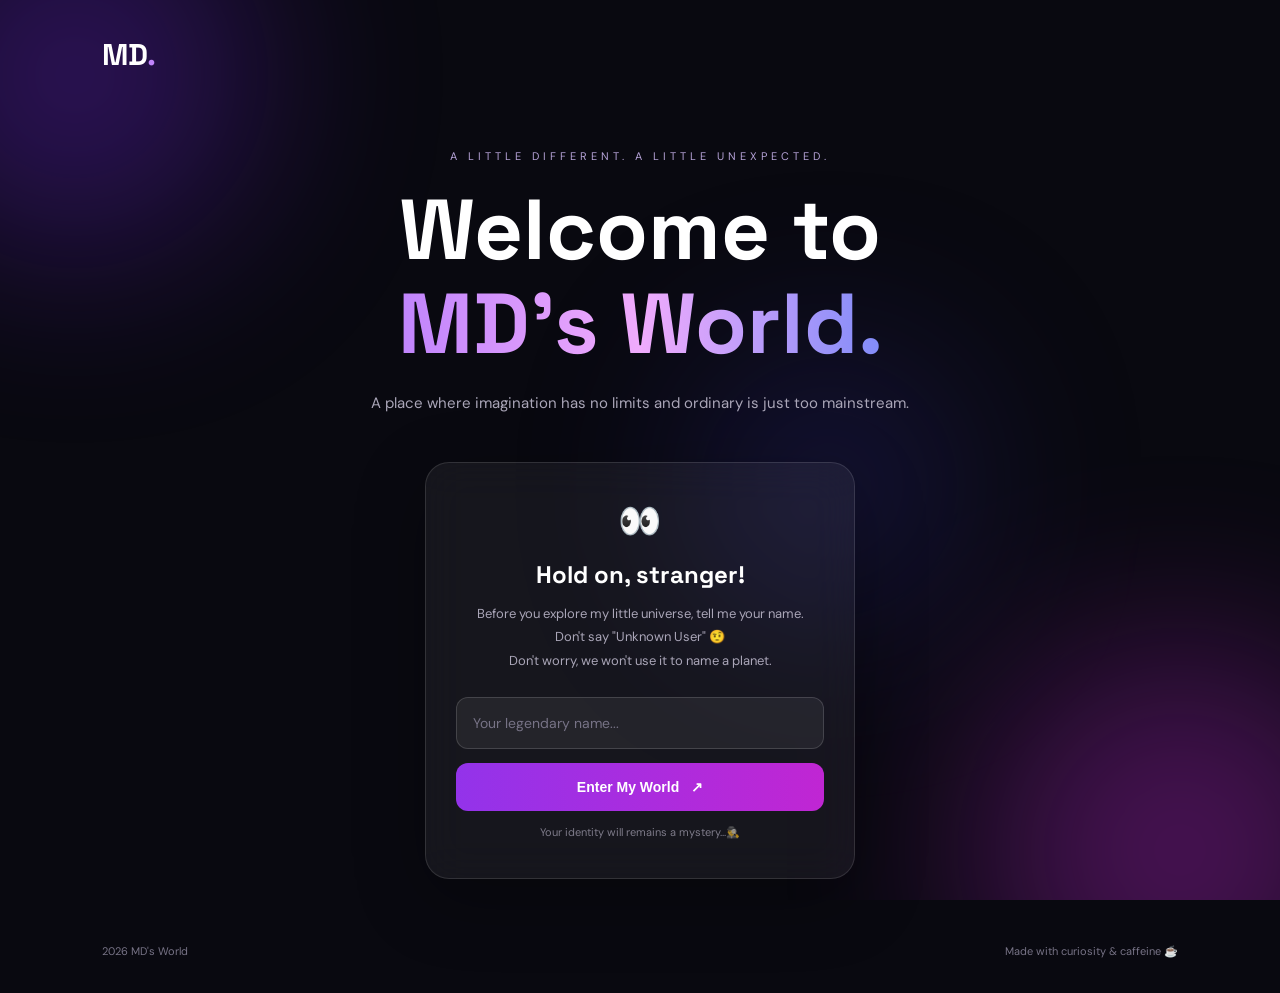
<file: index.html>
<!DOCTYPE html>
<html lang="en">
<head>
    <meta charset="UTF-8">
    <meta name="viewport" content="width=device-width, initial-scale=1.0">
    <title>MD's World</title>
    <link rel="stylesheet" href="style.css">
</head>
<body>

    <div class="background">
        <div class="orb orb1"></div>
        <div class="orb orb2"></div>
        <div class="orb orb3"></div>
    </div>

    <main class="container">

        <div class="logo">MD<span>.</span></div>

        <p class="top-text">A LITTLE DIFFERENT. A LITTLE UNEXPECTED.</p>

        <h1>
            Welcome to<br>
            <span>MD's World.</span>
        </h1>

        <p class="subtitle">
            A place where imagination has no limits
            and ordinary is just too mainstream.
        </p>

        <div class="welcome-card" id="welcomeCard">

            <div class="emoji">👀</div>

            <h2>Hold on, stranger!</h2>

            <p>
                Before you explore my little universe,
                tell me your name.
                <br>
                Don't say "Unknown User" 🤨
                <br>
                Don't worry, we won't use it to
                name a planet.
            </p>

            <form id="nameForm">
                <input
                    type="text"
                    id="username"
                    placeholder="Your legendary name..."
                    maxlength="30"
                    autocomplete="given-name"
                    required
                >

                <button type="submit">
                    Enter My World <span>↗</span>
                </button>
            </form>

            <p class="small-text">
                Your identity will remains a mystery...🕵️‍♂️
            </p>

        </div>

        <div class="greeting" id="greeting">
            <div class="emoji">🎉</div>
            <h2 id="greetingTitle"></h2>
            <p>You've officially entered MD's World.</p>
            <button onclick="location.reload()">
                Explore Again ↗
            </button>
        </div>

        <footer>
            <span>2026 MD's World</span>
            <span>Made with curiosity & caffeine ☕</span>
        </footer>

    </main>

    <script src="script.js"></script>
</body>
</html>
</file>
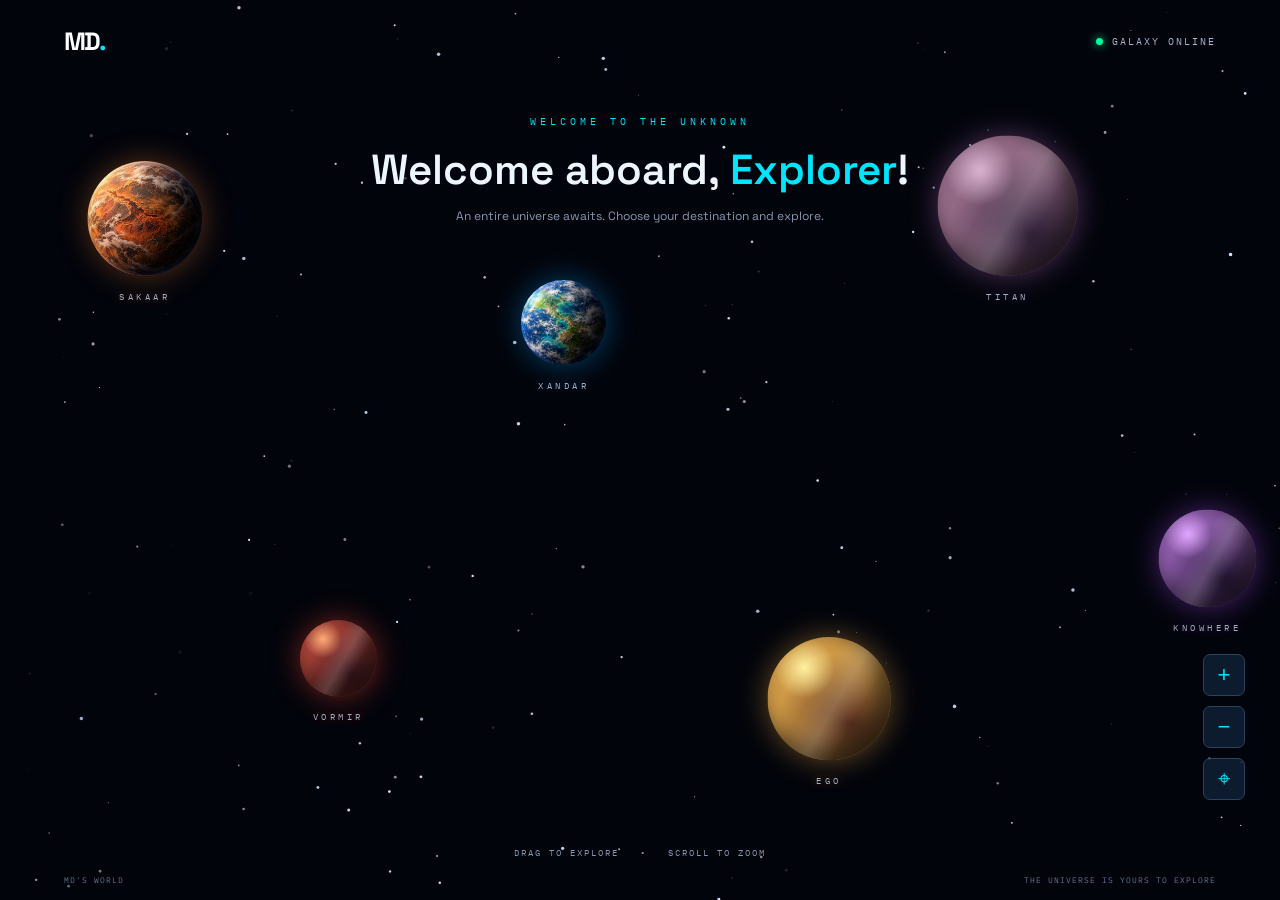
<file: galaxy.html>
<!DOCTYPE html>
<html lang="en">

<head>
    <meta charset="UTF-8">
    <meta name="viewport" content="width=device-width, initial-scale=1.0">

    <meta name="theme-color" content="#02040b">

    <title>MD's World | Galaxy Explorer</title>

    <!-- Google Fonts -->
    <link rel="preconnect" href="https://fonts.googleapis.com">
    <link rel="preconnect" href="https://fonts.gstatic.com" crossorigin>

    <link href="https://fonts.googleapis.com/css2?family=Space+Grotesk:wght@400;500;600;700&family=IBM+Plex+Mono:wght@400;500&display=swap"
        rel="stylesheet">

    <!-- Galaxy Stylesheet -->
    <link rel="stylesheet" href="galaxy.css">
</head>

<body>




    <!-- =================================
         ANIMATED STARFIELD
    ================================== -->

    <canvas id="starCanvas"></canvas>


    <!-- =================================
         MAIN NAVIGATION
    ================================== -->

    <header class="topbar">

        <div class="logo">
            MD<span>.</span>
        </div>

        <div class="system-status">
            <span class="status-dot"></span>
            GALAXY ONLINE
        </div>

    </header>


    <!-- =================================
         INTRODUCTION
    ================================== -->

    <section class="intro">

        <p class="eyebrow">
            WELCOME TO THE UNKNOWN
        </p>

        <h1>
            Welcome aboard,
            <span id="visitorName">Explorer</span>!
        </h1>

        <p>
            An entire universe awaits.
            Choose your destination and explore.
        </p>

    </section>


    <!-- =================================
         GALAXY VIEWPORT
    ================================== -->

    <main class="galaxy-viewport" id="viewport">

        <div class="galaxy-world" id="galaxyWorld">


            <!-- PLANET 1 : SAKAAR -->

            <button class="planet sakaar"
                data-name="Sakaar"
                data-description="A chaotic world full of unexpected adventures."
                data-destination="sakaar.html">

                <span class="planet-sphere"></span>

                <span class="planet-label">
                    SAKAAR
                </span>

            </button>


            <!-- PLANET 2 : XANDAR -->

            <button class="planet xandar"
                data-name="Xandar"
                data-description="Discover the home of the Nova Corps."
                data-destination="xandar.html">

                <span class="planet-sphere"></span>

                <span class="planet-label">
                    XANDAR
                </span>

            </button>


            <!-- PLANET 3 : TITAN -->

            <button class="planet titan"
                data-name="Titan"
                data-description="A mysterious world of cosmic history."
                data-destination="titan.html">

                <span class="planet-sphere"></span>

                <span class="planet-label">
                    TITAN
                </span>

            </button>


            <!-- PLANET 4 : VORMIR -->

            <button class="planet vormir"
                data-name="Vormir"
                data-description="A distant and mysterious destination."
                data-destination="vormir.html">

                <span class="planet-sphere"></span>

                <span class="planet-label">
                    VORMIR
                </span>

            </button>


            <!-- PLANET 5 : EGO -->

            <button class="planet ego"
                data-name="Ego"
                data-description="A celestial mystery awaits discovery."
                data-destination="ego.html">

                <span class="planet-sphere"></span>

                <span class="planet-label">
                    EGO
                </span>

            </button>


            <!-- PLANET 6 : KNOWHERE -->

            <button class="planet knowhere"
                data-name="Knowhere"
                data-description="A remarkable destination at the edge of the galaxy."
                data-destination="knowhere.html">

                <span class="planet-sphere"></span>

                <span class="planet-label">
                    KNOWHERE
                </span>

            </button>


        </div>

    </main>


    <!-- =================================
         PLANET INFORMATION PANEL
    ================================== -->

    <div class="planet-panel" id="planetPanel">

        <button class="close-panel" id="closePanel">
            ×
        </button>

        <p class="eyebrow">
            DESTINATION IDENTIFIED
        </p>

        <h2 id="panelName">
            Planet Name
        </h2>

        <p id="panelDescription"></p>

        <button class="explore-btn" id="exploreBtn">
            EXPLORE DESTINATION ↗
        </button>

    </div>


    <!-- =================================
         GALAXY CONTROLS
    ================================== -->

    <div class="controls">

        <button id="zoomIn" aria-label="Zoom in">
            +
        </button>

        <button id="zoomOut" aria-label="Zoom out">
            −
        </button>

        <button id="resetView" aria-label="Reset galaxy view">
            ⌖
        </button>

    </div>


    <!-- =================================
         INSTRUCTIONS
    ================================== -->

    <div class="instruction">

        DRAG TO EXPLORE
        &nbsp; • &nbsp;
        SCROLL TO ZOOM

    </div>


    <!-- =================================
         FOOTER
    ================================== -->

    <footer>

        <span>MD'S WORLD</span>

        <span>
            THE UNIVERSE IS YOURS TO EXPLORE
        </span>

    </footer>


    <!-- =================================
         GALAXY JAVASCRIPT
    ================================== -->

    <script src="galaxy.js"></script>

</body>

</html>
</file>
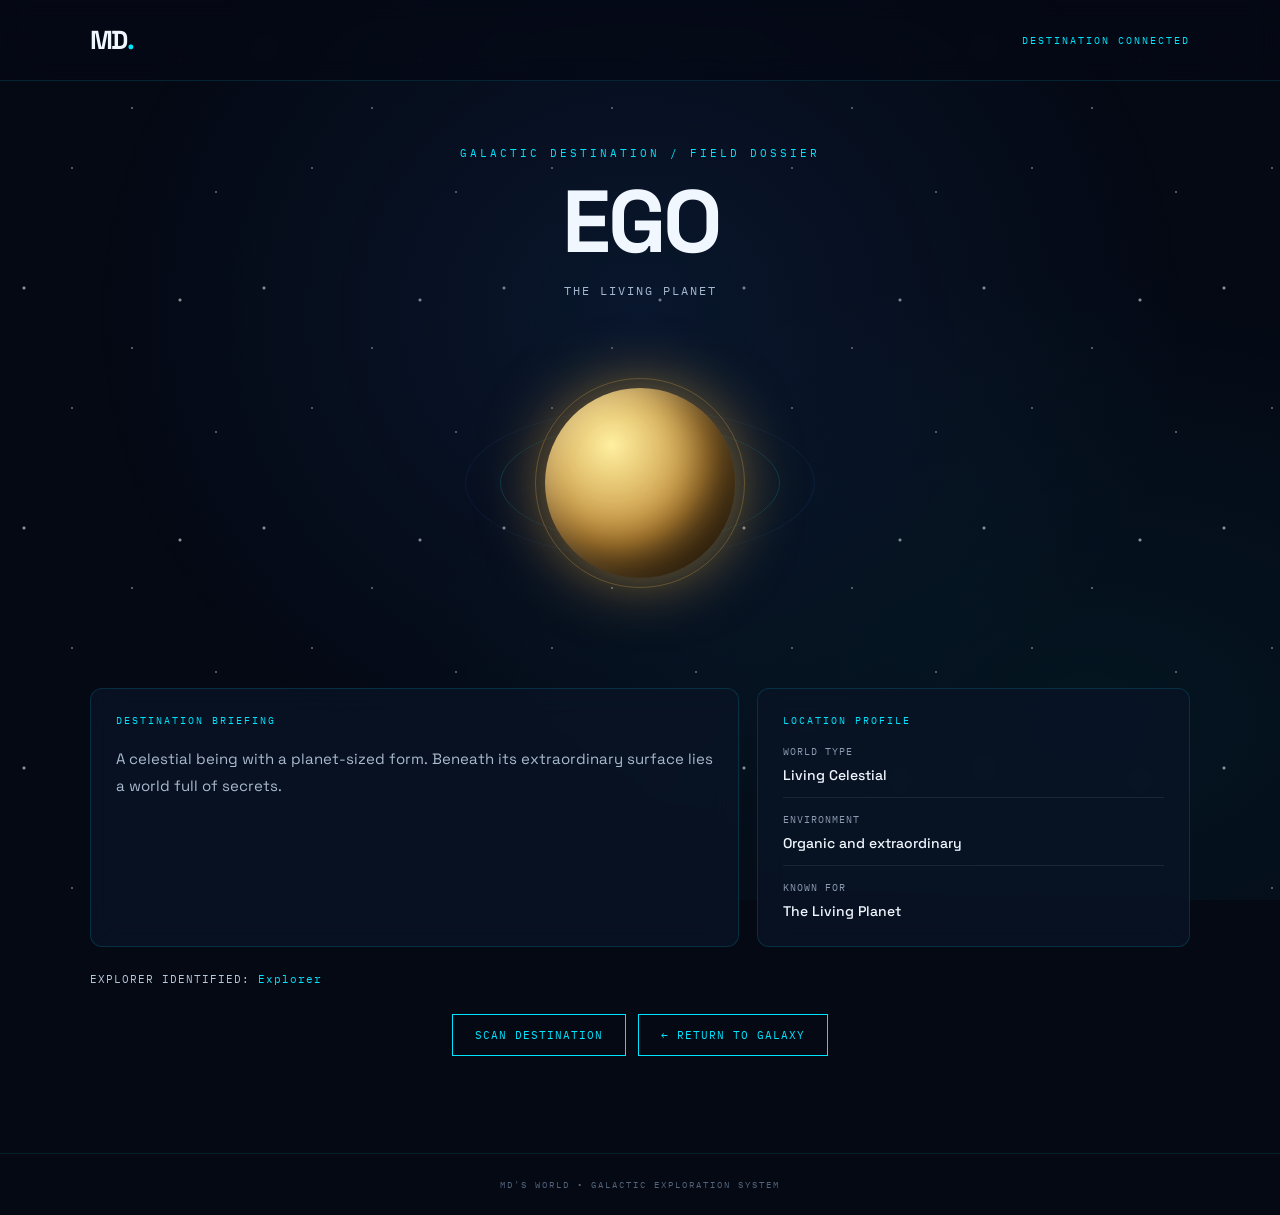
<file: planets/ego.html>
<!DOCTYPE html>
<html lang="en">

<head>
    <meta charset="UTF-8">

    <meta
        name="viewport"
        content="width=device-width, initial-scale=1.0"
    >

    <title>Sakaar | MD's World</title>

    <link rel="stylesheet" href="planet.css">
</head>

<body data-planet="ego">

    <header>
        <div class="logo">
            MD<span>.</span>
        </div>

        <div class="status">
            DESTINATION CONNECTED
        </div>
    </header>

    <main>

        <section class="hero">

            <p class="eyebrow">
                GALACTIC DESTINATION / FIELD DOSSIER
            </p>

            <h1 id="planetName">
                Loading...
            </h1>

            <p class="subtitle" id="planetSubtitle"></p>

        </section>

        <section class="visual-stage">

            <div class="orbit"></div>

            <div class="orbit second"></div>

            <div
                class="planet-orb"
                id="planetOrb"
            ></div>

        </section>

        <section class="briefing-grid">

            <div class="panel">

                <p class="panel-label">
                    DESTINATION BRIEFING
                </p>

                <p
                    class="description"
                    id="planetDescription"
                ></p>

            </div>

            <div class="panel">

                <p class="panel-label">
                    LOCATION PROFILE
                </p>

                <div class="profile-list">

                    <div class="profile-item">
                        <span>WORLD TYPE</span>
                        <strong id="planetType"></strong>
                    </div>

                    <div class="profile-item">
                        <span>ENVIRONMENT</span>
                        <strong id="planetEnvironment"></strong>
                    </div>

                    <div class="profile-item">
                        <span>KNOWN FOR</span>
                        <strong id="planetKnownFor"></strong>
                    </div>

                </div>

            </div>

        </section>

        <p class="explorer">
            EXPLORER IDENTIFIED:
            <span id="visitorName">Explorer</span>
        </p>

        <div class="actions">

            <button
                class="action-btn"
                id="scanButton"
            >
                SCAN DESTINATION
            </button>

            <button
                class="action-btn"
                id="backToGalaxy"
            >
                ← RETURN TO GALAXY
            </button>

        </div>

        <p
            class="scan-result"
            id="scanResult"
            aria-live="polite"
        ></p>

    </main>

    <footer>
        MD'S WORLD • GALACTIC EXPLORATION SYSTEM
    </footer>

    <script src="planet.js"></script>

</body>
</html>
</file>
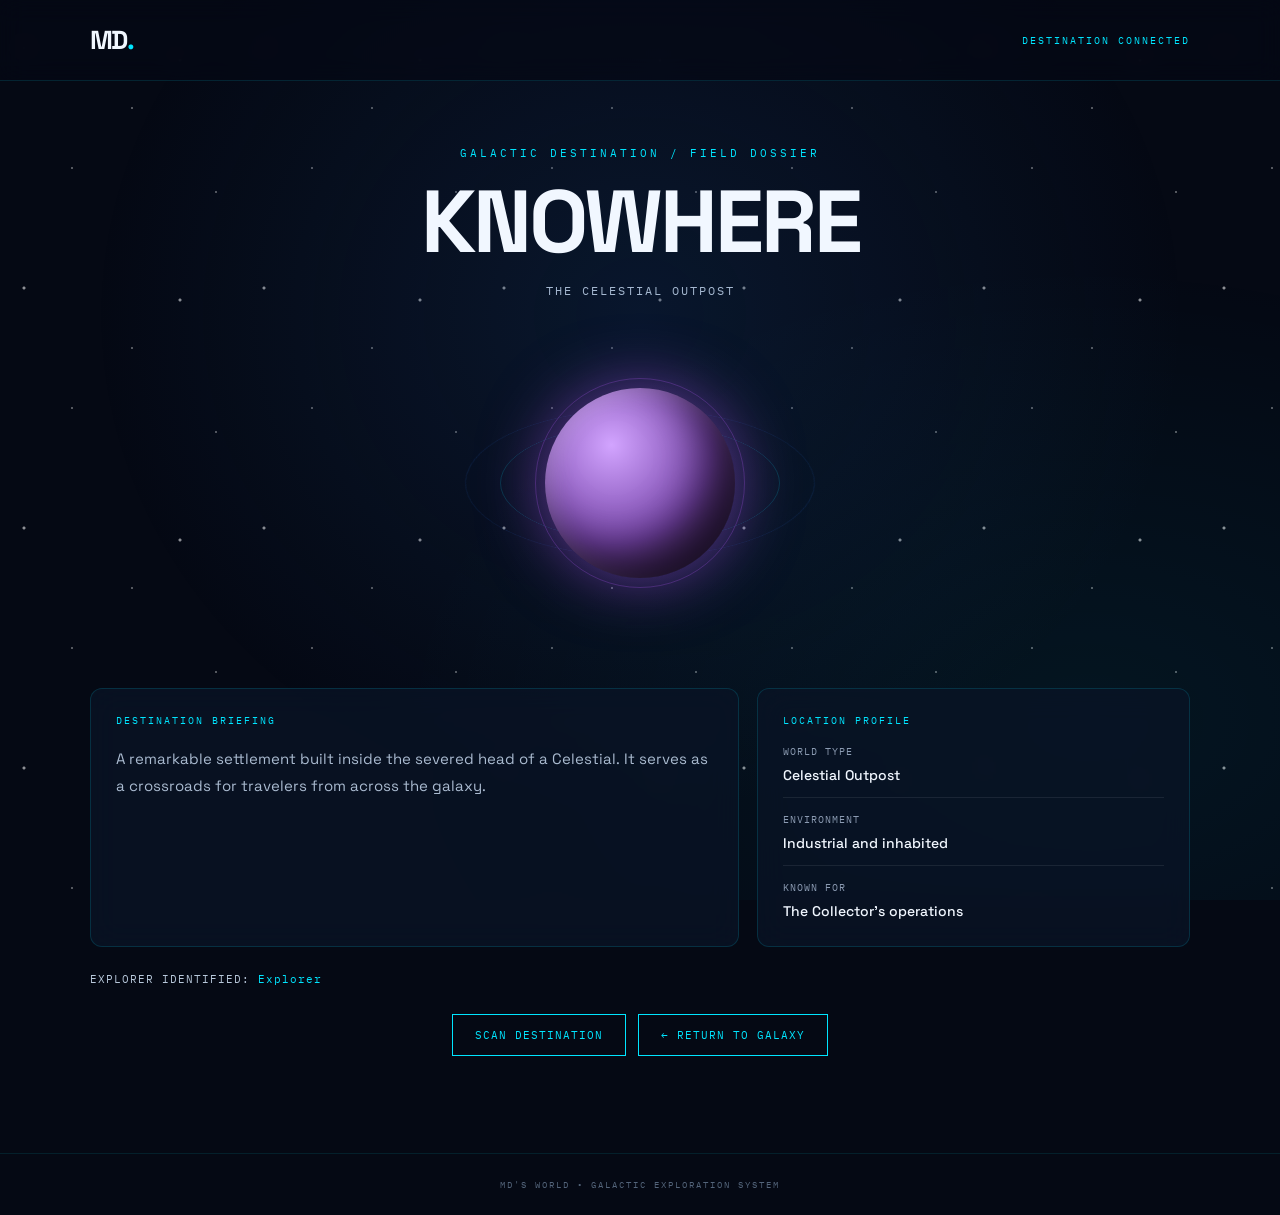
<file: planets/knowhere.html>
<!DOCTYPE html>
<html lang="en">

<head>
    <meta charset="UTF-8">

    <meta
        name="viewport"
        content="width=device-width, initial-scale=1.0"
    >

    <title>Sakaar | MD's World</title>

    <link rel="stylesheet" href="planet.css">
</head>

<body data-planet="knowhere">

    <header>
        <div class="logo">
            MD<span>.</span>
        </div>

        <div class="status">
            DESTINATION CONNECTED
        </div>
    </header>

    <main>

        <section class="hero">

            <p class="eyebrow">
                GALACTIC DESTINATION / FIELD DOSSIER
            </p>

            <h1 id="planetName">
                Loading...
            </h1>

            <p class="subtitle" id="planetSubtitle"></p>

        </section>

        <section class="visual-stage">

            <div class="orbit"></div>

            <div class="orbit second"></div>

            <div
                class="planet-orb"
                id="planetOrb"
            ></div>

        </section>

        <section class="briefing-grid">

            <div class="panel">

                <p class="panel-label">
                    DESTINATION BRIEFING
                </p>

                <p
                    class="description"
                    id="planetDescription"
                ></p>

            </div>

            <div class="panel">

                <p class="panel-label">
                    LOCATION PROFILE
                </p>

                <div class="profile-list">

                    <div class="profile-item">
                        <span>WORLD TYPE</span>
                        <strong id="planetType"></strong>
                    </div>

                    <div class="profile-item">
                        <span>ENVIRONMENT</span>
                        <strong id="planetEnvironment"></strong>
                    </div>

                    <div class="profile-item">
                        <span>KNOWN FOR</span>
                        <strong id="planetKnownFor"></strong>
                    </div>

                </div>

            </div>

        </section>

        <p class="explorer">
            EXPLORER IDENTIFIED:
            <span id="visitorName">Explorer</span>
        </p>

        <div class="actions">

            <button
                class="action-btn"
                id="scanButton"
            >
                SCAN DESTINATION
            </button>

            <button
                class="action-btn"
                id="backToGalaxy"
            >
                ← RETURN TO GALAXY
            </button>

        </div>

        <p
            class="scan-result"
            id="scanResult"
            aria-live="polite"
        ></p>

    </main>

    <footer>
        MD'S WORLD • GALACTIC EXPLORATION SYSTEM
    </footer>

    <script src="planet.js"></script>

</body>
</html>
</file>
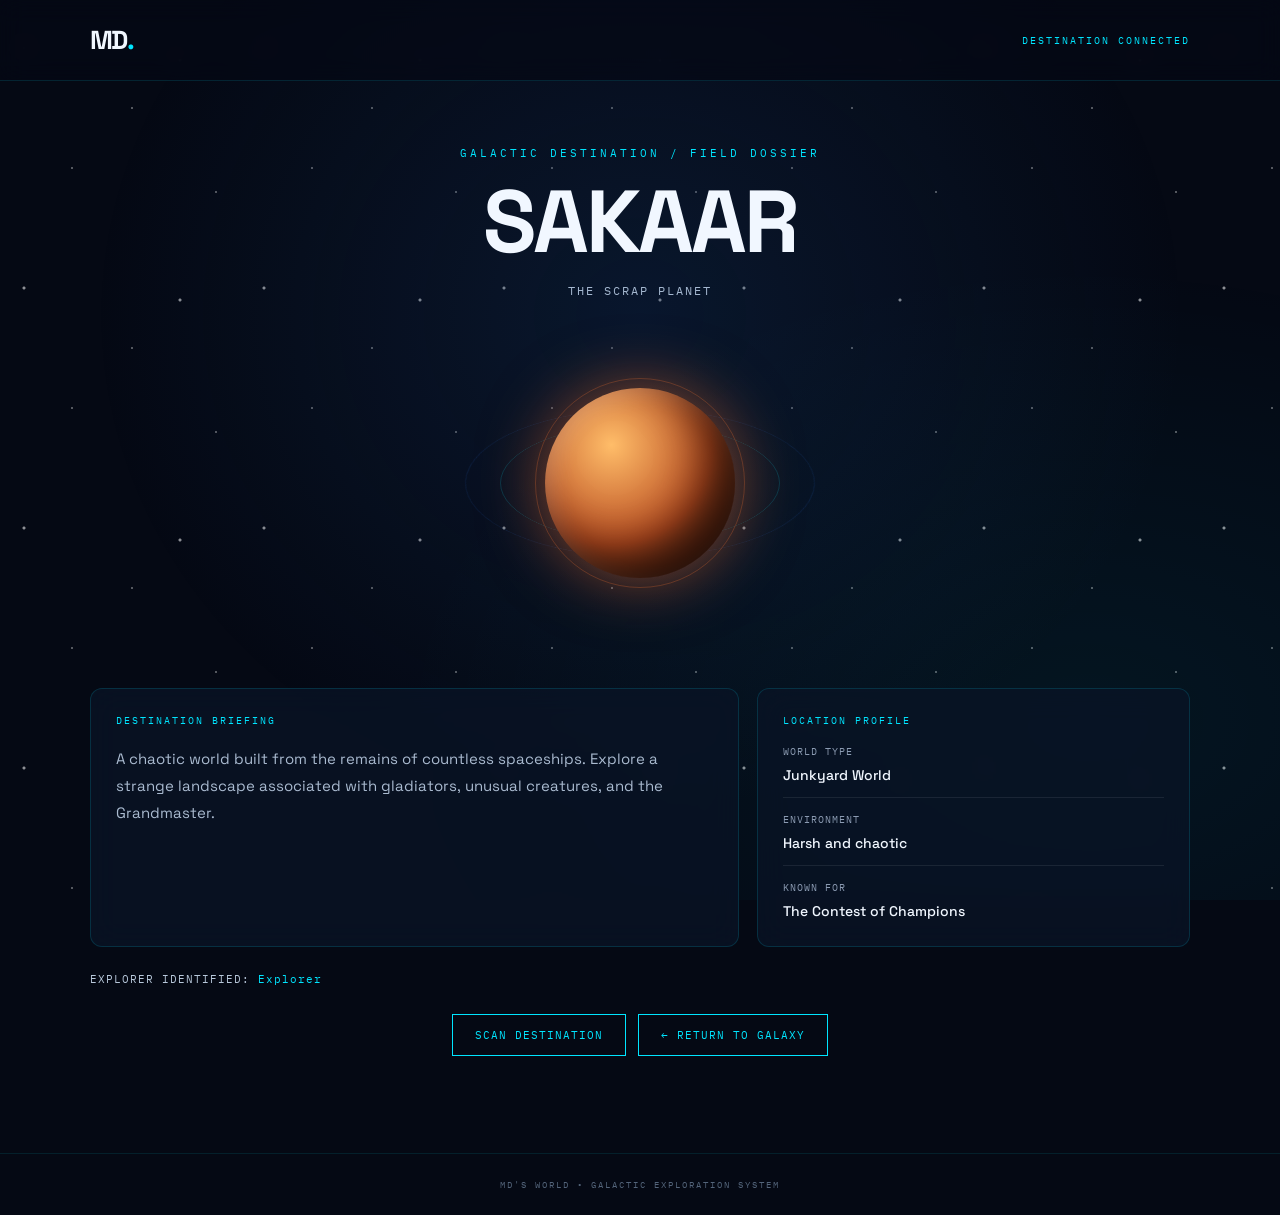
<file: planets/sakaar.html>
<!DOCTYPE html>
<html lang="en">

<head>
    <meta charset="UTF-8">

    <meta
        name="viewport"
        content="width=device-width, initial-scale=1.0"
    >

    <title>Sakaar | MD's World</title>

    <link rel="stylesheet" href="planet.css">
</head>

<body data-planet="sakaar">

    <header>
        <div class="logo">
            MD<span>.</span>
        </div>

        <div class="status">
            DESTINATION CONNECTED
        </div>
    </header>

    <main>

        <section class="hero">

            <p class="eyebrow">
                GALACTIC DESTINATION / FIELD DOSSIER
            </p>

            <h1 id="planetName">
                Loading...
            </h1>

            <p class="subtitle" id="planetSubtitle"></p>

        </section>

        <section class="visual-stage">

            <div class="orbit"></div>

            <div class="orbit second"></div>

            <div
                class="planet-orb"
                id="planetOrb"
            ></div>

        </section>

        <section class="briefing-grid">

            <div class="panel">

                <p class="panel-label">
                    DESTINATION BRIEFING
                </p>

                <p
                    class="description"
                    id="planetDescription"
                ></p>

            </div>

            <div class="panel">

                <p class="panel-label">
                    LOCATION PROFILE
                </p>

                <div class="profile-list">

                    <div class="profile-item">
                        <span>WORLD TYPE</span>
                        <strong id="planetType"></strong>
                    </div>

                    <div class="profile-item">
                        <span>ENVIRONMENT</span>
                        <strong id="planetEnvironment"></strong>
                    </div>

                    <div class="profile-item">
                        <span>KNOWN FOR</span>
                        <strong id="planetKnownFor"></strong>
                    </div>

                </div>

            </div>

        </section>

        <p class="explorer">
            EXPLORER IDENTIFIED:
            <span id="visitorName">Explorer</span>
        </p>

        <div class="actions">

            <button
                class="action-btn"
                id="scanButton"
            >
                SCAN DESTINATION
            </button>

            <button
                class="action-btn"
                id="backToGalaxy"
            >
                ← RETURN TO GALAXY
            </button>

        </div>

        <p
            class="scan-result"
            id="scanResult"
            aria-live="polite"
        ></p>

    </main>

    <footer>
        MD'S WORLD • GALACTIC EXPLORATION SYSTEM
    </footer>

    <script src="planet.js"></script>

</body>
</html>
</file>
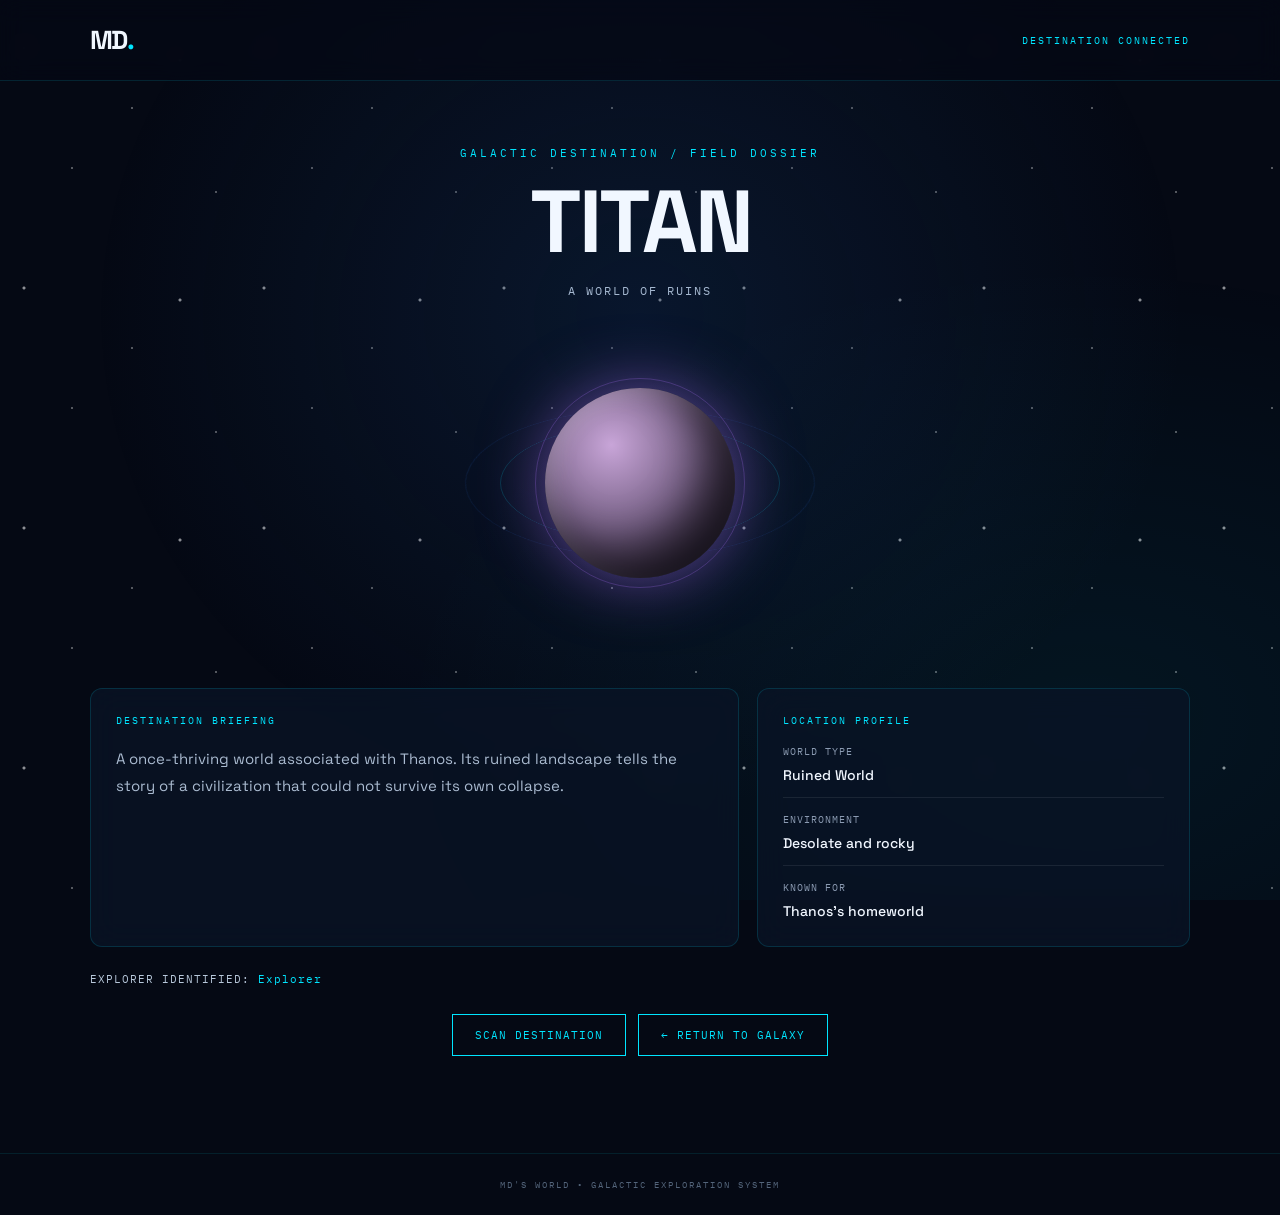
<file: planets/titan.html>
<!DOCTYPE html>
<html lang="en">

<head>
    <meta charset="UTF-8">

    <meta
        name="viewport"
        content="width=device-width, initial-scale=1.0"
    >

    <title>Sakaar | MD's World</title>

    <link rel="stylesheet" href="planet.css">
</head>

<body data-planet="titan">

    <header>
        <div class="logo">
            MD<span>.</span>
        </div>

        <div class="status">
            DESTINATION CONNECTED
        </div>
    </header>

    <main>

        <section class="hero">

            <p class="eyebrow">
                GALACTIC DESTINATION / FIELD DOSSIER
            </p>

            <h1 id="planetName">
                Loading...
            </h1>

            <p class="subtitle" id="planetSubtitle"></p>

        </section>

        <section class="visual-stage">

            <div class="orbit"></div>

            <div class="orbit second"></div>

            <div
                class="planet-orb"
                id="planetOrb"
            ></div>

        </section>

        <section class="briefing-grid">

            <div class="panel">

                <p class="panel-label">
                    DESTINATION BRIEFING
                </p>

                <p
                    class="description"
                    id="planetDescription"
                ></p>

            </div>

            <div class="panel">

                <p class="panel-label">
                    LOCATION PROFILE
                </p>

                <div class="profile-list">

                    <div class="profile-item">
                        <span>WORLD TYPE</span>
                        <strong id="planetType"></strong>
                    </div>

                    <div class="profile-item">
                        <span>ENVIRONMENT</span>
                        <strong id="planetEnvironment"></strong>
                    </div>

                    <div class="profile-item">
                        <span>KNOWN FOR</span>
                        <strong id="planetKnownFor"></strong>
                    </div>

                </div>

            </div>

        </section>

        <p class="explorer">
            EXPLORER IDENTIFIED:
            <span id="visitorName">Explorer</span>
        </p>

        <div class="actions">

            <button
                class="action-btn"
                id="scanButton"
            >
                SCAN DESTINATION
            </button>

            <button
                class="action-btn"
                id="backToGalaxy"
            >
                ← RETURN TO GALAXY
            </button>

        </div>

        <p
            class="scan-result"
            id="scanResult"
            aria-live="polite"
        ></p>

    </main>

    <footer>
        MD'S WORLD • GALACTIC EXPLORATION SYSTEM
    </footer>

    <script src="planet.js"></script>

</body>
</html>
</file>
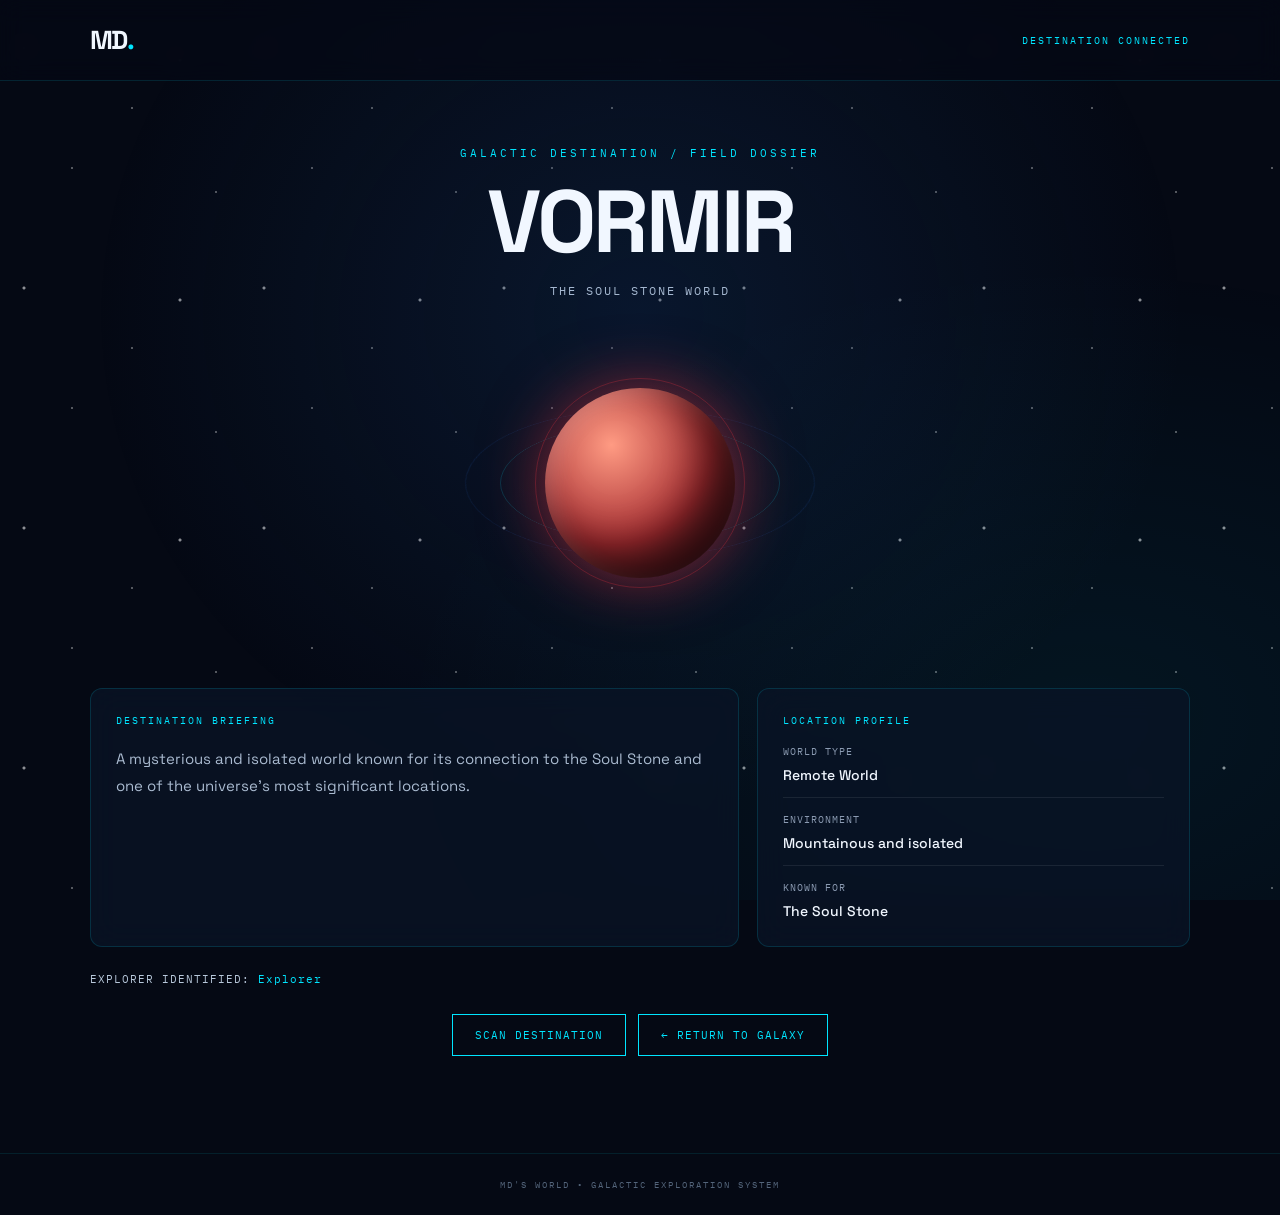
<file: planets/vormir.html>
<!DOCTYPE html>
<html lang="en">

<head>
    <meta charset="UTF-8">

    <meta
        name="viewport"
        content="width=device-width, initial-scale=1.0"
    >

    <title>Sakaar | MD's World</title>

    <link rel="stylesheet" href="planet.css">
</head>

<body data-planet="vormir">

    <header>
        <div class="logo">
            MD<span>.</span>
        </div>

        <div class="status">
            DESTINATION CONNECTED
        </div>
    </header>

    <main>

        <section class="hero">

            <p class="eyebrow">
                GALACTIC DESTINATION / FIELD DOSSIER
            </p>

            <h1 id="planetName">
                Loading...
            </h1>

            <p class="subtitle" id="planetSubtitle"></p>

        </section>

        <section class="visual-stage">

            <div class="orbit"></div>

            <div class="orbit second"></div>

            <div
                class="planet-orb"
                id="planetOrb"
            ></div>

        </section>

        <section class="briefing-grid">

            <div class="panel">

                <p class="panel-label">
                    DESTINATION BRIEFING
                </p>

                <p
                    class="description"
                    id="planetDescription"
                ></p>

            </div>

            <div class="panel">

                <p class="panel-label">
                    LOCATION PROFILE
                </p>

                <div class="profile-list">

                    <div class="profile-item">
                        <span>WORLD TYPE</span>
                        <strong id="planetType"></strong>
                    </div>

                    <div class="profile-item">
                        <span>ENVIRONMENT</span>
                        <strong id="planetEnvironment"></strong>
                    </div>

                    <div class="profile-item">
                        <span>KNOWN FOR</span>
                        <strong id="planetKnownFor"></strong>
                    </div>

                </div>

            </div>

        </section>

        <p class="explorer">
            EXPLORER IDENTIFIED:
            <span id="visitorName">Explorer</span>
        </p>

        <div class="actions">

            <button
                class="action-btn"
                id="scanButton"
            >
                SCAN DESTINATION
            </button>

            <button
                class="action-btn"
                id="backToGalaxy"
            >
                ← RETURN TO GALAXY
            </button>

        </div>

        <p
            class="scan-result"
            id="scanResult"
            aria-live="polite"
        ></p>

    </main>

    <footer>
        MD'S WORLD • GALACTIC EXPLORATION SYSTEM
    </footer>

    <script src="planet.js"></script>

</body>
</html>
</file>
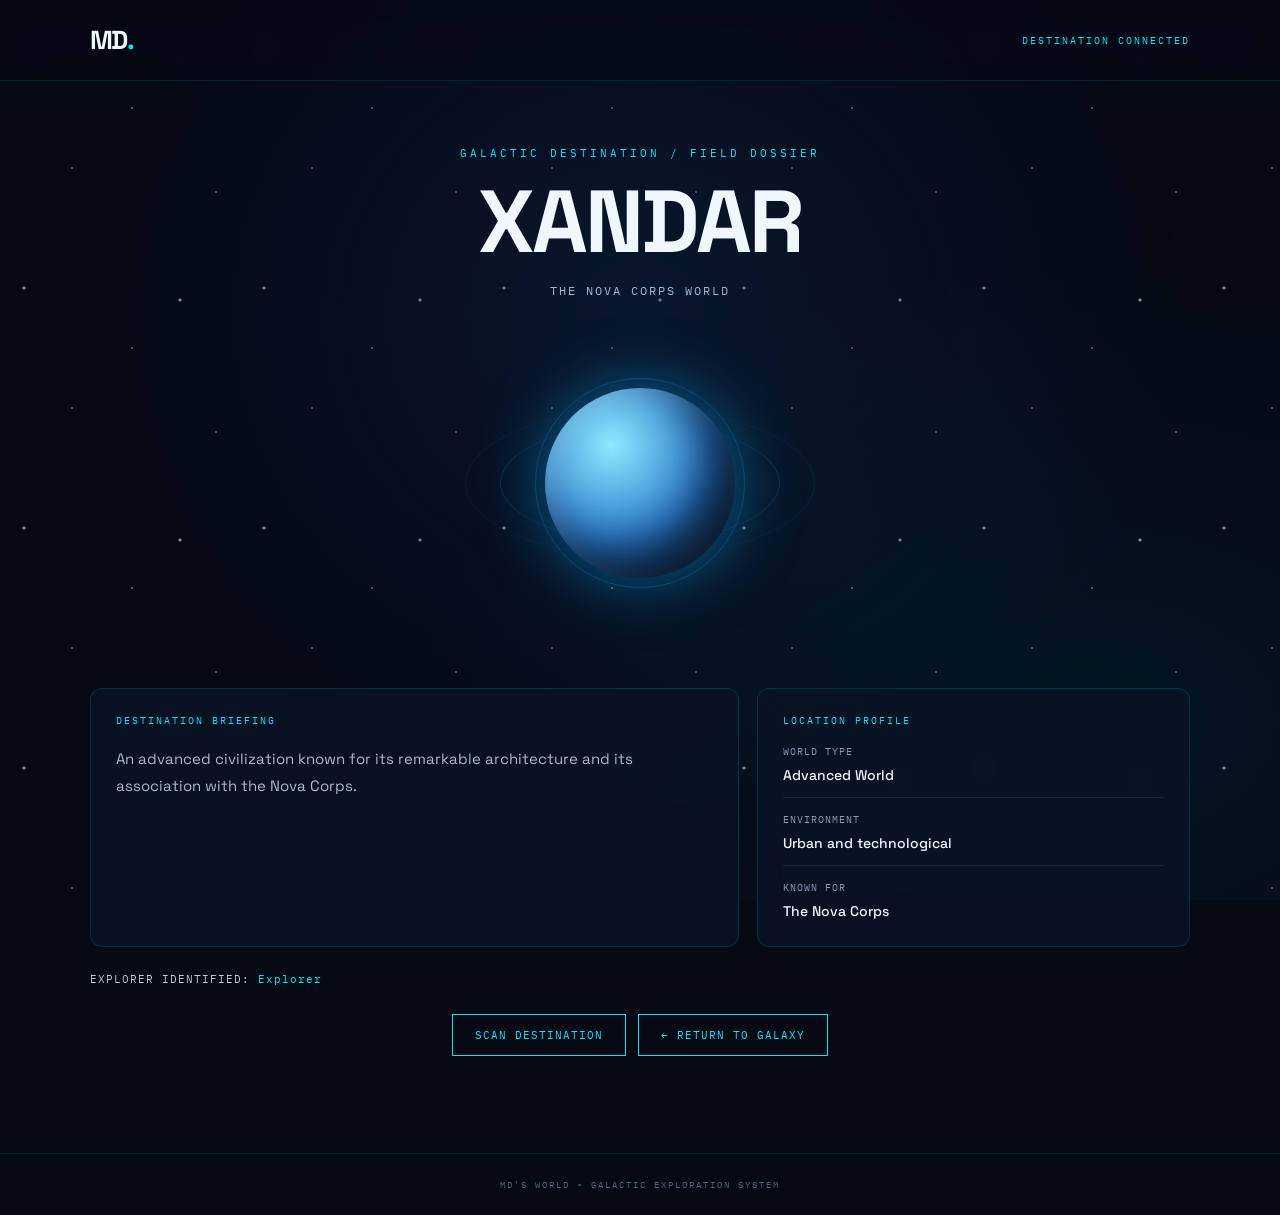
<file: planets/xandar.html>
<!DOCTYPE html>
<html lang="en">

<head>
    <meta charset="UTF-8">

    <meta
        name="viewport"
        content="width=device-width, initial-scale=1.0"
    >

    <title>Sakaar | MD's World</title>

    <link rel="stylesheet" href="planet.css">
</head>

<body data-planet="xandar">

    <header>
        <div class="logo">
            MD<span>.</span>
        </div>

        <div class="status">
            DESTINATION CONNECTED
        </div>
    </header>

    <main>

        <section class="hero">

            <p class="eyebrow">
                GALACTIC DESTINATION / FIELD DOSSIER
            </p>

            <h1 id="planetName">
                Loading...
            </h1>

            <p class="subtitle" id="planetSubtitle"></p>

        </section>

        <section class="visual-stage">

            <div class="orbit"></div>

            <div class="orbit second"></div>

            <div
                class="planet-orb"
                id="planetOrb"
            ></div>

        </section>

        <section class="briefing-grid">

            <div class="panel">

                <p class="panel-label">
                    DESTINATION BRIEFING
                </p>

                <p
                    class="description"
                    id="planetDescription"
                ></p>

            </div>

            <div class="panel">

                <p class="panel-label">
                    LOCATION PROFILE
                </p>

                <div class="profile-list">

                    <div class="profile-item">
                        <span>WORLD TYPE</span>
                        <strong id="planetType"></strong>
                    </div>

                    <div class="profile-item">
                        <span>ENVIRONMENT</span>
                        <strong id="planetEnvironment"></strong>
                    </div>

                    <div class="profile-item">
                        <span>KNOWN FOR</span>
                        <strong id="planetKnownFor"></strong>
                    </div>

                </div>

            </div>

        </section>

        <p class="explorer">
            EXPLORER IDENTIFIED:
            <span id="visitorName">Explorer</span>
        </p>

        <div class="actions">

            <button
                class="action-btn"
                id="scanButton"
            >
                SCAN DESTINATION
            </button>

            <button
                class="action-btn"
                id="backToGalaxy"
            >
                ← RETURN TO GALAXY
            </button>

        </div>

        <p
            class="scan-result"
            id="scanResult"
            aria-live="polite"
        ></p>

    </main>

    <footer>
        MD'S WORLD • GALACTIC EXPLORATION SYSTEM
    </footer>

    <script src="planet.js"></script>

</body>
</html>
</file>
<file: style.css>
@import url('https://fonts.googleapis.com/css2?family=DM+Sans:wght@400;500;600;700&family=Space+Grotesk:wght@400;500;600;700&display=swap');

* {
    margin: 0;
    padding: 0;
    box-sizing: border-box;
}

body {
    min-height: 100vh;
    background: #090910;
    color: white;
    font-family: 'DM Sans', sans-serif;
    overflow-x: hidden;
}

.background {
    position: fixed;
    inset: 0;
    overflow: hidden;
    z-index: -1;
}

.orb {
    position: absolute;
    border-radius: 50%;
    filter: blur(100px);
    opacity: 0.35;
    animation: float 9s ease-in-out infinite alternate;
}

.orb1 {
    width: 350px;
    height: 350px;
    background: #7628e8;
    top: -100px;
    left: -100px;
}

.orb2 {
    width: 400px;
    height: 400px;
    background: #c026d3;
    bottom: -150px;
    right: -100px;
    animation-delay: 2s;
}

.orb3 {
    width: 250px;
    height: 250px;
    background: #3730a3;
    top: 40%;
    left: 55%;
    animation-delay: 4s;
}

@keyframes float {
    from { transform: translate(0, 0); }
    to { transform: translate(70px, 50px); }
}

.container {
    width: 100%;
    min-height: 100vh;
    padding: 35px 8%;
    display: flex;
    flex-direction: column;
    align-items: center;
    text-align: center;
}

.logo {
    font-family: 'Space Grotesk', sans-serif;
    font-size: 30px;
    font-weight: 700;
    align-self: flex-start;
}

.logo span {
    color: #c084fc;
}

.top-text {
    margin-top: 75px;
    font-size: 11px;
    letter-spacing: 4px;
    color: #b6a3d8;
}

h1 {
    margin-top: 20px;
    font-family: 'Space Grotesk', sans-serif;
    font-size: clamp(45px, 8vw, 85px);
    line-height: 1.1;
    font-weight: 700;
}

h1 span {
    background: linear-gradient(90deg, #c084fc, #f0abfc, #818cf8);
    -webkit-background-clip: text;
    color: transparent;
}

.subtitle {
    margin-top: 20px;
    color: #aaa6b8;
    font-size: 15px;
    line-height: 1.8;
}

.welcome-card, .greeting {
    width: min(100%, 430px);
    margin-top: 45px;
    padding: 35px 30px;
    border: 1px solid rgba(255,255,255,0.12);
    border-radius: 24px;
    background: rgba(255,255,255,0.055);
    backdrop-filter: blur(20px);
    box-shadow: 0 20px 70px rgba(0,0,0,0.3);
    animation: appear 1s ease;
}

@keyframes appear {
    from {
        opacity: 0;
        transform: translateY(25px);
    }
    to {
        opacity: 1;
        transform: translateY(0);
    }
}

.emoji {
    font-size: 35px;
    margin-bottom: 15px;
}

.welcome-card h2, .greeting h2 {
    font-family: 'Space Grotesk', sans-serif;
    font-size: 24px;
}

.welcome-card p, .greeting p {
    color: #aaa6b8;
    font-size: 13px;
    line-height: 1.8;
    margin-top: 12px;
}

input {
    width: 100%;
    padding: 16px;
    margin-top: 25px;
    border-radius: 12px;
    outline: none;
    border: 1px solid rgba(255,255,255,0.15);
    background: rgba(255,255,255,0.06);
    color: white;
    font-size: 14px;
    font-family: inherit;
    transition: 0.3s;
}

input:focus {
    border-color: #c084fc;
    box-shadow: 0 0 15px rgba(192,132,252,0.2);
}

input::placeholder {
    color: #777386;
}

button {
    width: 100%;
    margin-top: 14px;
    padding: 16px;
    border: none;
    border-radius: 12px;
    background: linear-gradient(90deg, #9333ea, #c026d3);
    color: white;
    font-size: 14px;
    font-weight: 700;
    cursor: pointer;
    transition: 0.3s;
}

button:hover {
    transform: translateY(-3px);
    box-shadow: 0 8px 25px rgba(192,38,211,0.3);
}

button span {
    margin-left: 8px;
}

.small-text {
    font-size: 11px !important;
    opacity: 0.7;
}

.greeting {
    display: none;
}

footer {
    width: 100%;
    margin-top: auto;
    padding-top: 65px;
    display: flex;
    justify-content: space-between;
    gap: 15px;
    color: #777386;
    font-size: 11px;
}

@media(max-width: 600px) {
    .container {
        padding: 25px 6%;
    }

    .top-text {
        margin-top: 65px;
        letter-spacing: 2px;
        font-size: 9px;
    }

    .welcome-card, .greeting {
        padding: 30px 22px;
        margin-top: 35px;
    }

    footer {
        font-size: 9px;
        padding-top: 50px;
    }
}
</file>
<file: galaxy.css>
/* =================================
   MD'S WORLD - GALAXY EXPLORER
================================= */

:root {
    --bg: #050914;
    --cyan: #00e5ff;
    --blue: #287bff;
    --text: #edf5ff;
    --muted: #8998ad;
}

* {
    margin: 0;
    padding: 0;
    box-sizing: border-box;
}


/* =================================
   BODY & DEEP SPACE BACKGROUND
================================= */

body {
    min-height: 100vh;
    position: relative;

    background: #02040b;

    color: var(--text);
    font-family: 'Space Grotesk', sans-serif;

    overflow: hidden;
}


/* =================================
   ANIMATED STARFIELD
================================= */

#starCanvas {
    position: fixed;
    inset: 0;

    width: 100%;
    height: 100%;

    z-index: 1;
    pointer-events: none;
}


/* =================================
   TOP NAVIGATION
================================= */

.topbar {
    position: relative;
    z-index: 5;

    display: flex;
    align-items: center;
    justify-content: space-between;

    padding: 25px 5%;
}

.logo {
    font-size: 25px;
    font-weight: 700;
    letter-spacing: -2px;
    color: white;
}

.logo span {
    color: var(--cyan);
}

.system-status {
    display: flex;
    align-items: center;
    gap: 9px;

    color: #a5b7ce;

    font-family: 'IBM Plex Mono', monospace;
    font-size: 10px;
    letter-spacing: 2px;
}

.status-dot {
    width: 7px;
    height: 7px;

    background: #00ff9d;
    border-radius: 50%;

    box-shadow: 0 0 10px #00ff9d;
}


/* =================================
   INTRODUCTION
================================= */

.intro {
    position: absolute;
    top: 115px;

    width: 100%;
    text-align: center;

    z-index: 5;
    pointer-events: none;
}

.eyebrow {
    color: var(--cyan);

    font-family: 'IBM Plex Mono', monospace;
    font-size: 10px;
    letter-spacing: 4px;
}

.intro h1 {
    font-size: clamp(25px, 4vw, 42px);
    margin-top: 15px;
    font-weight: 600;
}

.intro h1 span {
    color: var(--cyan);
}

.intro > p:last-child {
    color: var(--muted);
    font-size: 12px;
    margin-top: 12px;
}


/* =================================
   GALAXY VIEWPORT
================================= */

.galaxy-viewport {
    position: absolute;
    inset: 0;

    overflow: hidden;

    z-index: 2;

    cursor: grab;
    touch-action: none;
}

.galaxy-viewport.dragging {
    cursor: grabbing;
}


/* =================================
   GALAXY WORLD
================================= */

.galaxy-world {
    width: 1800px;
    height: 1200px;

    position: absolute;

    left: 50%;
    top: 50%;

    transform: translate(-50%, -50%) scale(1);
    transform-origin: center;

    transition: none;
}


/* =================================
   PLANETS
================================= */

.planet {
    position: absolute;

    border: none;
    background: transparent;

    cursor: pointer;

    display: flex;
    flex-direction: column;
    align-items: center;

    gap: 17px;

    color: white;

    transition: filter 0.3s;

    -webkit-tap-highlight-color: transparent;
}

.planet-sphere {
    display: block;

    width: var(--size);
    height: var(--size);

    border-radius: 50%;

    position: relative;

    background:
        radial-gradient(
            circle at 30% 25%,
            var(--light),
            transparent 24%
        ),
        radial-gradient(
            circle at 65% 70%,
            var(--dark),
            transparent 60%
        ),
        var(--color);

    box-shadow:
        inset -15px -15px 30px rgba(0,0,0,0.7),
        0 0 35px var(--glow);

    animation: planetFloat 5s ease-in-out infinite alternate;
}

.planet-sphere::after {
    content: "";

    position: absolute;
    inset: 0;

    border-radius: 50%;

    background: linear-gradient(
        120deg,
        transparent 40%,
        rgba(255,255,255,0.15),
        transparent 70%
    );
}


/* =================================
   SAKAAR - REALISTIC PLANET
================================= */

.sakaar .planet-sphere {
    background-image:
        linear-gradient(
            110deg,
            rgba(255, 190, 100, 0.08) 0%,
            transparent 35%,
            rgba(0, 0, 0, 0.65) 100%
        ),
        url("./assets/galaxy/planets/sakaar.png");

    background-size:
    100% 100%,
    160% auto;

    background-position:
        center,
        center;
    
    background-repeat: no-repeat;

    overflow: hidden;

    box-shadow:
        inset -18px -12px 28px rgba(0, 0, 0, 0.45),
        0 0 35px rgba(255, 130, 50, 0.35);
}


/* =================================
   XANDAR - REALISTIC PLANET
================================= */

.xandar .planet-sphere {
    background-image:
        linear-gradient(
            110deg,
            rgba(120, 210, 255, 0.08),
            transparent 40%,
            rgba(0, 0, 0, 0.55)
        ),
        url("./assets/galaxy/planets/xandar.png");

    background-size:
        100% 100%,
        160% auto;

    background-position: center, center;
    background-repeat: no-repeat;

    overflow: hidden;

    box-shadow:
        inset -15px -12px 25px rgba(0, 0, 0, 0.4),
        0 0 35px rgba(0, 160, 255, 0.4);
}

.xandar .planet-sphere::after {
    background:
        radial-gradient(
            circle at 25% 22%,
            rgba(200, 240, 255, 0.2),
            transparent 40%
        ),
        linear-gradient(
            110deg,
            transparent 40%,
            rgba(0, 0, 0, 0.55)
        );

    border-radius: 50%;
}


/* Natural atmospheric lighting */

.sakaar .planet-sphere::after {
    background:
        radial-gradient(
            circle at 25% 22%,
            rgba(255, 225, 170, 0.22),
            transparent 38%
        ),
        linear-gradient(
            110deg,
            transparent 35%,
            rgba(0, 0, 0, 0.12) 65%,
            rgba(0, 0, 0, 0.65) 100%
        );

    border-radius: 50%;
}


.planet:hover .planet-sphere {
    box-shadow:
        inset -15px -15px 30px rgba(0,0,0,0.6),
        0 0 65px var(--glow);
}

.planet-label {
    font-family: 'IBM Plex Mono', monospace;

    font-size: 11px;
    letter-spacing: 3px;

    color: #cbd9ed;

    text-shadow: 0 0 10px var(--glow);

    opacity: 0.8;

    transition: 0.3s;
}

.planet:hover .planet-label {
    color: var(--cyan);
    opacity: 1;
}


/* PLANET FLOAT ANIMATION */

@keyframes planetFloat {

    from {
        transform: translateY(-8px);
    }

    to {
        transform: translateY(8px);
    }

}


/* =================================
   PLANET POSITIONS
================================= */

.sakaar {
    --size: 135px;
    --color: #b76b3e;
    --light: #ffcb83;
    --dark: #592a28;
    --glow: rgba(255,130,70,0.45);

    left: 250px;
    top: 260px;
}

.xandar {
    --size: 100px;
    --color: #346ca5;
    --light: #a1e6ff;
    --dark: #142b5a;
    --glow: rgba(0,160,255,0.45);

    left: 760px;
    top: 400px;
}

.titan {
    --size: 165px;
    --color: #956b87;
    --light: #d8b3d0;
    --dark: #302039;
    --glow: rgba(170,100,180,0.45);

    left: 1250px;
    top: 230px;
}

.vormir {
    --size: 90px;
    --color: #a94239;
    --light: #ffac78;
    --dark: #481b24;
    --glow: rgba(255,70,50,0.45);

    left: 500px;
    top: 800px;
}

.ego {
    --size: 145px;
    --color: #d29c48;
    --light: #fff0a0;
    --dark: #5b301e;
    --glow: rgba(255,180,70,0.4);

    left: 1050px;
    top: 820px;
}

.knowhere {
    --size: 115px;
    --color: #8e5caa;
    --light: #e0a7ff;
    --dark: #29183d;
    --glow: rgba(180,80,255,0.4);

    left: 1510px;
    top: 670px;
}


/* =================================
   PLANET INFORMATION PANEL
================================= */

.planet-panel {
    position: absolute;

    z-index: 30;

    bottom: 100px;
    left: 50%;

    transform: translateX(-50%) translateY(20px);

    width: min(90%, 360px);

    padding: 25px;

    background: rgba(10,20,36,0.95);

    border: 1px solid rgba(0,229,255,0.3);
    border-radius: 12px;

    opacity: 0;
    visibility: hidden;

    transition: 0.3s;

    backdrop-filter: blur(15px);
}

.planet-panel.active {
    opacity: 1;
    visibility: visible;

    transform: translateX(-50%) translateY(0);
}

.planet-panel h2 {
    margin-top: 12px;

    color: var(--cyan);
    font-size: 26px;
}

.planet-panel p:not(.eyebrow) {
    margin-top: 10px;

    color: var(--muted);
    font-size: 12px;
    line-height: 1.7;
}


/* CLOSE BUTTON */

.close-panel {
    position: absolute;

    top: 10px;
    right: 15px;

    border: none;
    background: transparent;

    color: white;
    font-size: 23px;

    cursor: pointer;
}


/* EXPLORE BUTTON */

.explore-btn {
    width: 100%;

    margin-top: 20px;
    padding: 13px;

    background: var(--cyan);

    border: none;
    color: #07111c;

    font-weight: 700;

    border-radius: 5px;

    cursor: pointer;
}


/* =================================
   ZOOM CONTROLS
================================= */

.controls {
    position: absolute;

    right: 35px;
    bottom: 100px;

    z-index: 20;

    display: flex;
    flex-direction: column;

    gap: 10px;
}

.controls button {
    width: 42px;
    height: 42px;

    background: rgba(15,30,50,0.9);

    border: 1px solid #29445e;
    border-radius: 7px;

    color: var(--cyan);
    font-size: 22px;

    cursor: pointer;
}


/* =================================
   INSTRUCTIONS
================================= */

.instruction {
    position: absolute;

    bottom: 42px;
    left: 50%;

    transform: translateX(-50%);

    z-index: 5;

    color: #8295ad;

    font-family: 'IBM Plex Mono', monospace;
    font-size: 9px;
    letter-spacing: 2px;

    white-space: nowrap;
}


/* =================================
   FOOTER
================================= */

footer {
    position: absolute;

    bottom: 15px;
    left: 5%;
    right: 5%;

    z-index: 5;

    display: flex;
    justify-content: space-between;

    color: #61748d;

    font-family: 'IBM Plex Mono', monospace;
    font-size: 8px;
    letter-spacing: 1px;

    pointer-events: none;
}


/* =================================
   MOBILE RESPONSIVENESS
================================= */

@media (max-width: 600px) {

    .topbar {
        padding: 20px 5%;
    }

    .system-status {
        font-size: 8px;
        letter-spacing: 1px;
    }

    .intro {
        top: 105px;
        padding: 0 15px;
    }

    .intro h1 {
        font-size: 27px;
    }

    .intro .eyebrow {
        font-size: 8px;
    }

    .planet-panel {
        bottom: 100px;
    }

    .controls {
        right: 15px;
        bottom: 110px;
    }

    .instruction {
        bottom: 55px;

        font-size: 8px;
        letter-spacing: 1px;
    }

    footer {
        font-size: 7px;
    }

}


/* =================================
   REDUCED MOTION
================================= */

@media (prefers-reduced-motion: reduce) {

    .planet-sphere {
        animation: none;
    }

}
</file>
<file: planets/planet.css>
@import url('https://fonts.googleapis.com/css2?family=Space+Grotesk:wght@400;500;600;700&family=IBM+Plex+Mono:wght@400;500&display=swap');

:root {
    --cyan: #00e5ff;
    --blue: #287bff;
    --muted: #8b9bb2;
    --panel: rgba(10, 20, 38, 0.78);
}

* {
    margin: 0;
    padding: 0;
    box-sizing: border-box;
}

body {
    min-height: 100vh;
    overflow-x: hidden;
    position: relative;
    isolation: isolate;
    color: #f1f7ff;
    background: #050914;
    font-family: 'Space Grotesk', sans-serif;
}

body::before {
    content: "";
    position: fixed;
    inset: 0;
    z-index: -2;
    pointer-events: none;
    background-image:
        radial-gradient(2px 2px at 10% 20%, #ffffff 50%, transparent 100%),
        radial-gradient(1px 1px at 30% 70%, #ffffff 50%, transparent 100%),
        radial-gradient(2px 2px at 75% 25%, #ffffff 50%, transparent 100%),
        radial-gradient(1px 1px at 90% 80%, #ffffff 50%, transparent 100%),
        radial-gradient(1px 1px at 55% 45%, #ffffff 50%, transparent 100%);
    background-size: 240px 240px;
    opacity: 0.55;
}

body::after {
    content: "";
    position: fixed;
    inset: 0;
    z-index: -1;
    pointer-events: none;
    background:
        radial-gradient(
            ellipse at 50% 35%,
            rgba(22, 65, 120, 0.25),
            transparent 60%
        ),
        radial-gradient(
            ellipse at 85% 80%,
            rgba(0, 229, 255, 0.06),
            transparent 45%
        );
}

header {
    display: flex;
    align-items: center;
    justify-content: space-between;
    padding: 23px 7%;
    border-bottom: 1px solid rgba(0, 229, 255, 0.13);
    background: rgba(5, 9, 20, 0.65);
    backdrop-filter: blur(12px);
}

.logo {
    font-size: 26px;
    font-weight: 700;
    letter-spacing: -1.5px;
}

.logo span {
    color: var(--cyan);
}

.status {
    color: var(--cyan);
    font: 10px 'IBM Plex Mono', monospace;
    letter-spacing: 2px;
}

main {
    width: min(1100px, 90%);
    margin: auto;
    padding: 65px 0 55px;
}

.hero {
    text-align: center;
}

.eyebrow {
    color: var(--cyan);
    font: 11px 'IBM Plex Mono', monospace;
    letter-spacing: 3px;
    margin-bottom: 18px;
}

h1 {
    font-size: clamp(45px, 8vw, 88px);
    line-height: 1;
    text-transform: uppercase;
    letter-spacing: -3px;
}

.subtitle {
    margin-top: 17px;
    color: #a5b8d0;
    font: 12px 'IBM Plex Mono', monospace;
    letter-spacing: 2px;
}

.visual-stage {
    position: relative;
    height: 340px;
    display: grid;
    place-items: center;
    margin: 15px auto 35px;
    overflow: hidden;
}

.orbit {
    position: absolute;
    width: 280px;
    height: 280px;
    border: 1px solid rgba(0, 229, 255, 0.17);
    border-radius: 50%;
    transform: rotateX(65deg);
}

.orbit.second {
    width: 350px;
    height: 350px;
    border-color: rgba(40, 123, 255, 0.12);
    transform: rotateX(65deg) rotateZ(35deg);
}

.planet-orb {
    width: 190px;
    height: 190px;
    border-radius: 50%;
    position: relative;
    z-index: 2;
    background: var(--planet-surface);
    box-shadow:
        inset -25px -25px 45px rgba(0, 0, 0, 0.65),
        inset 8px 5px 20px rgba(255, 255, 255, 0.16),
        0 0 65px var(--planet-glow);
    transition: filter 0.4s;
}

.planet-orb::after {
    content: "";
    position: absolute;
    inset: -10px;
    border-radius: 50%;
    border: 1px solid var(--planet-glow);
    opacity: 0.45;
}

.planet-orb.scanning {
    filter: brightness(1.5);
    animation: scanPulse 0.55s ease-in-out infinite alternate;
}

@keyframes scanPulse {
    from {
        box-shadow: 0 0 25px var(--planet-glow);
    }

    to {
        box-shadow: 0 0 100px var(--planet-glow);
    }
}

.briefing-grid {
    display: grid;
    grid-template-columns: 1.5fr 1fr;
    gap: 18px;
}

.panel {
    padding: 25px;
    border: 1px solid rgba(0, 229, 255, 0.15);
    background: var(--panel);
    backdrop-filter: blur(15px);
    border-radius: 12px;
}

.panel-label {
    color: var(--cyan);
    font: 10px 'IBM Plex Mono', monospace;
    letter-spacing: 2px;
    margin-bottom: 18px;
}

.description {
    color: #aabbd0;
    font-size: 15px;
    line-height: 1.8;
}

.profile-list {
    display: grid;
    gap: 15px;
}

.profile-item {
    border-bottom: 1px solid rgba(255, 255, 255, 0.08);
    padding-bottom: 12px;
}

.profile-item:last-child {
    border: none;
    padding-bottom: 0;
}

.profile-item span {
    display: block;
    color: var(--muted);
    font: 10px 'IBM Plex Mono', monospace;
    margin-bottom: 6px;
    letter-spacing: 1px;
}

.profile-item strong {
    font-size: 14px;
    font-weight: 500;
}

.explorer {
    margin-top: 25px;
    color: #b7c7da;
    font: 11px 'IBM Plex Mono', monospace;
    letter-spacing: 1px;
}

.explorer span {
    color: var(--cyan);
}

.actions {
    display: flex;
    justify-content: center;
    flex-wrap: wrap;
    gap: 12px;
    margin-top: 28px;
}

.action-btn {
    padding: 13px 22px;
    border: 1px solid var(--cyan);
    background: transparent;
    color: var(--cyan);
    font: 11px 'IBM Plex Mono', monospace;
    letter-spacing: 1px;
    cursor: pointer;
    transition: 0.25s;
}

.action-btn:hover:not(:disabled) {
    background: var(--cyan);
    color: #050914;
    box-shadow: 0 0 25px rgba(0, 229, 255, 0.25);
}

.action-btn:disabled {
    opacity: 0.65;
    cursor: wait;
}

.scan-result {
    min-height: 24px;
    margin-top: 18px;
    color: #a7c8db;
    font: 11px 'IBM Plex Mono', monospace;
    text-align: center;
    line-height: 1.8;
}

footer {
    text-align: center;
    padding: 25px 15px;
    border-top: 1px solid rgba(0, 229, 255, 0.1);
    color: #53647a;
    font: 9px 'IBM Plex Mono', monospace;
    letter-spacing: 2px;
}

@media (max-width: 700px) {
    header {
        padding: 20px 5%;
    }

    main {
        padding-top: 50px;
    }

    .briefing-grid {
        grid-template-columns: 1fr;
    }

    .visual-stage {
        height: 290px;
    }

    .planet-orb {
        width: 155px;
        height: 155px;
    }

    .orbit {
        width: 235px;
        height: 235px;
    }

    .orbit.second {
        width: 290px;
        height: 290px;
    }

    h1 {
        letter-spacing: -2px;
    }
}

@media (prefers-reduced-motion: reduce) {
    *,
    *::before,
    *::after {
        animation-duration: 0.01ms !important;
        animation-iteration-count: 1 !important;
        scroll-behavior: auto !important;
        transition-duration: 0.01ms !important;
    }
}
</file>
